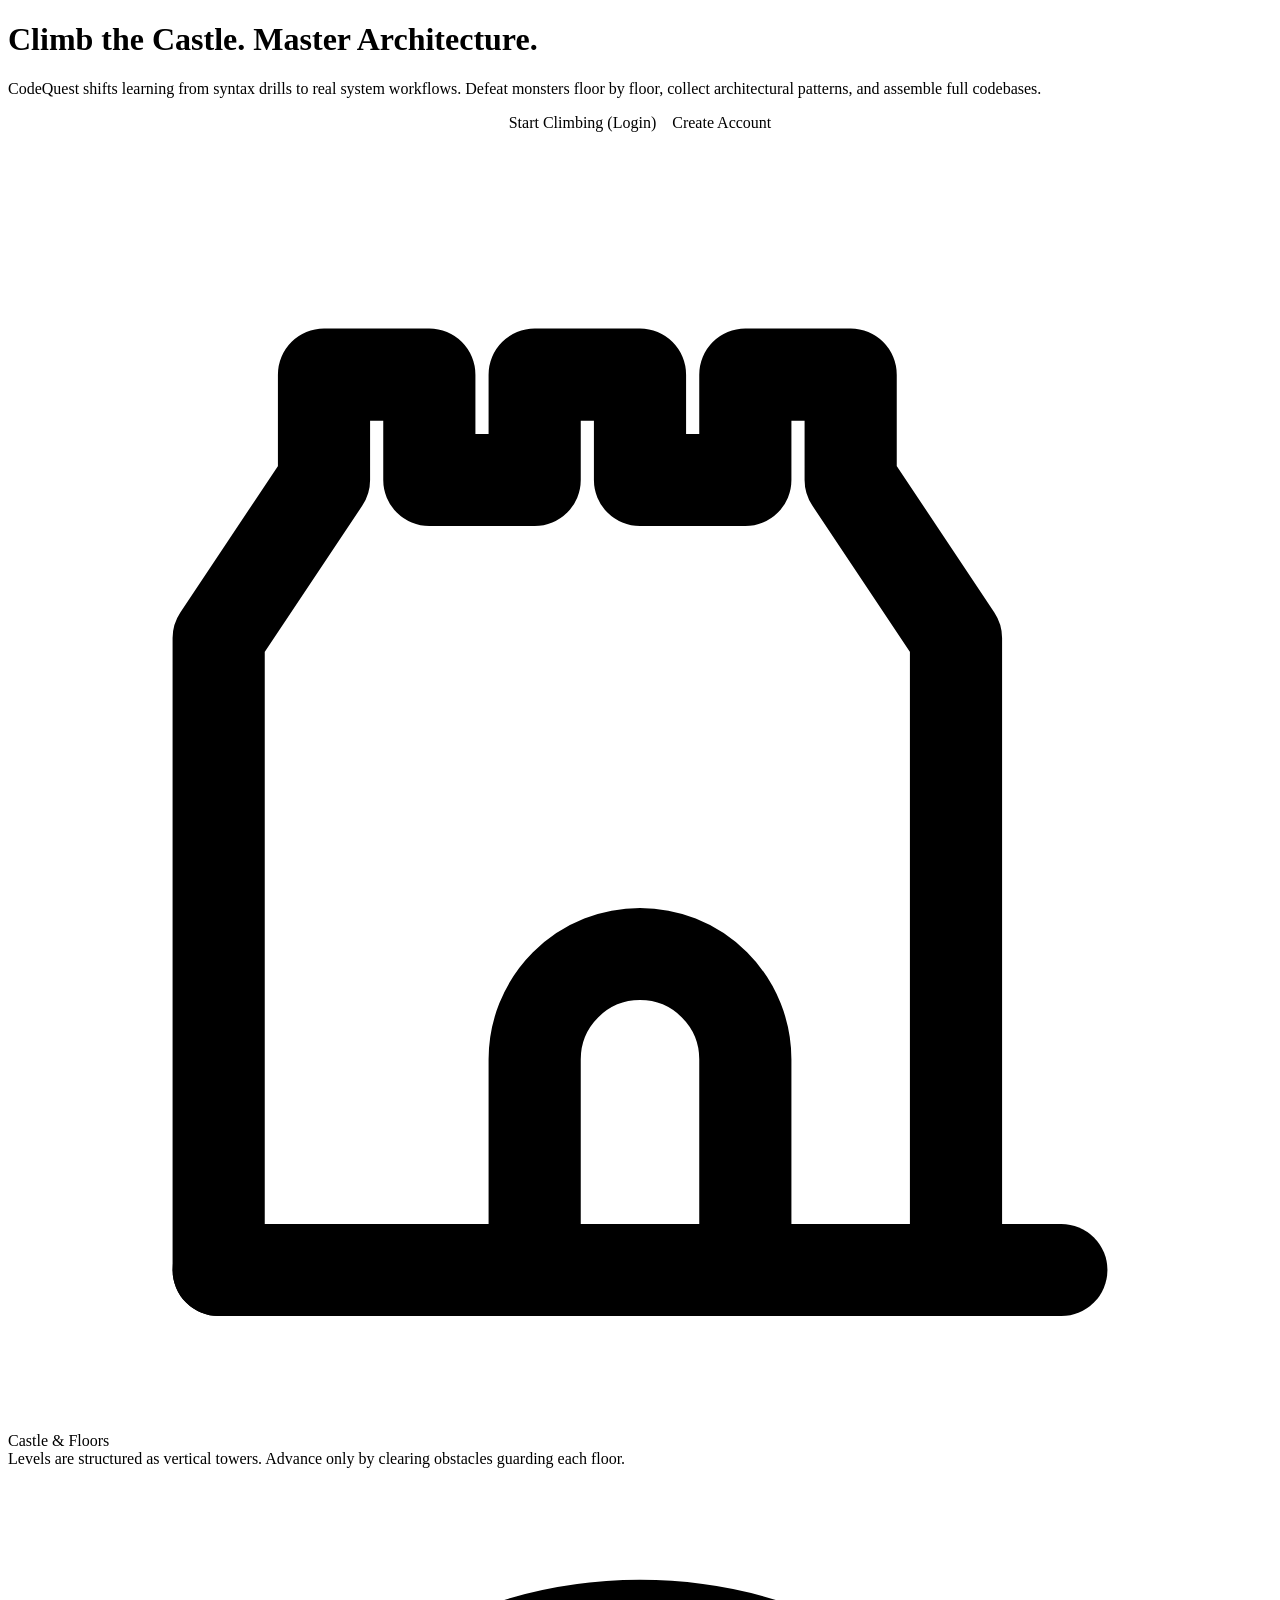
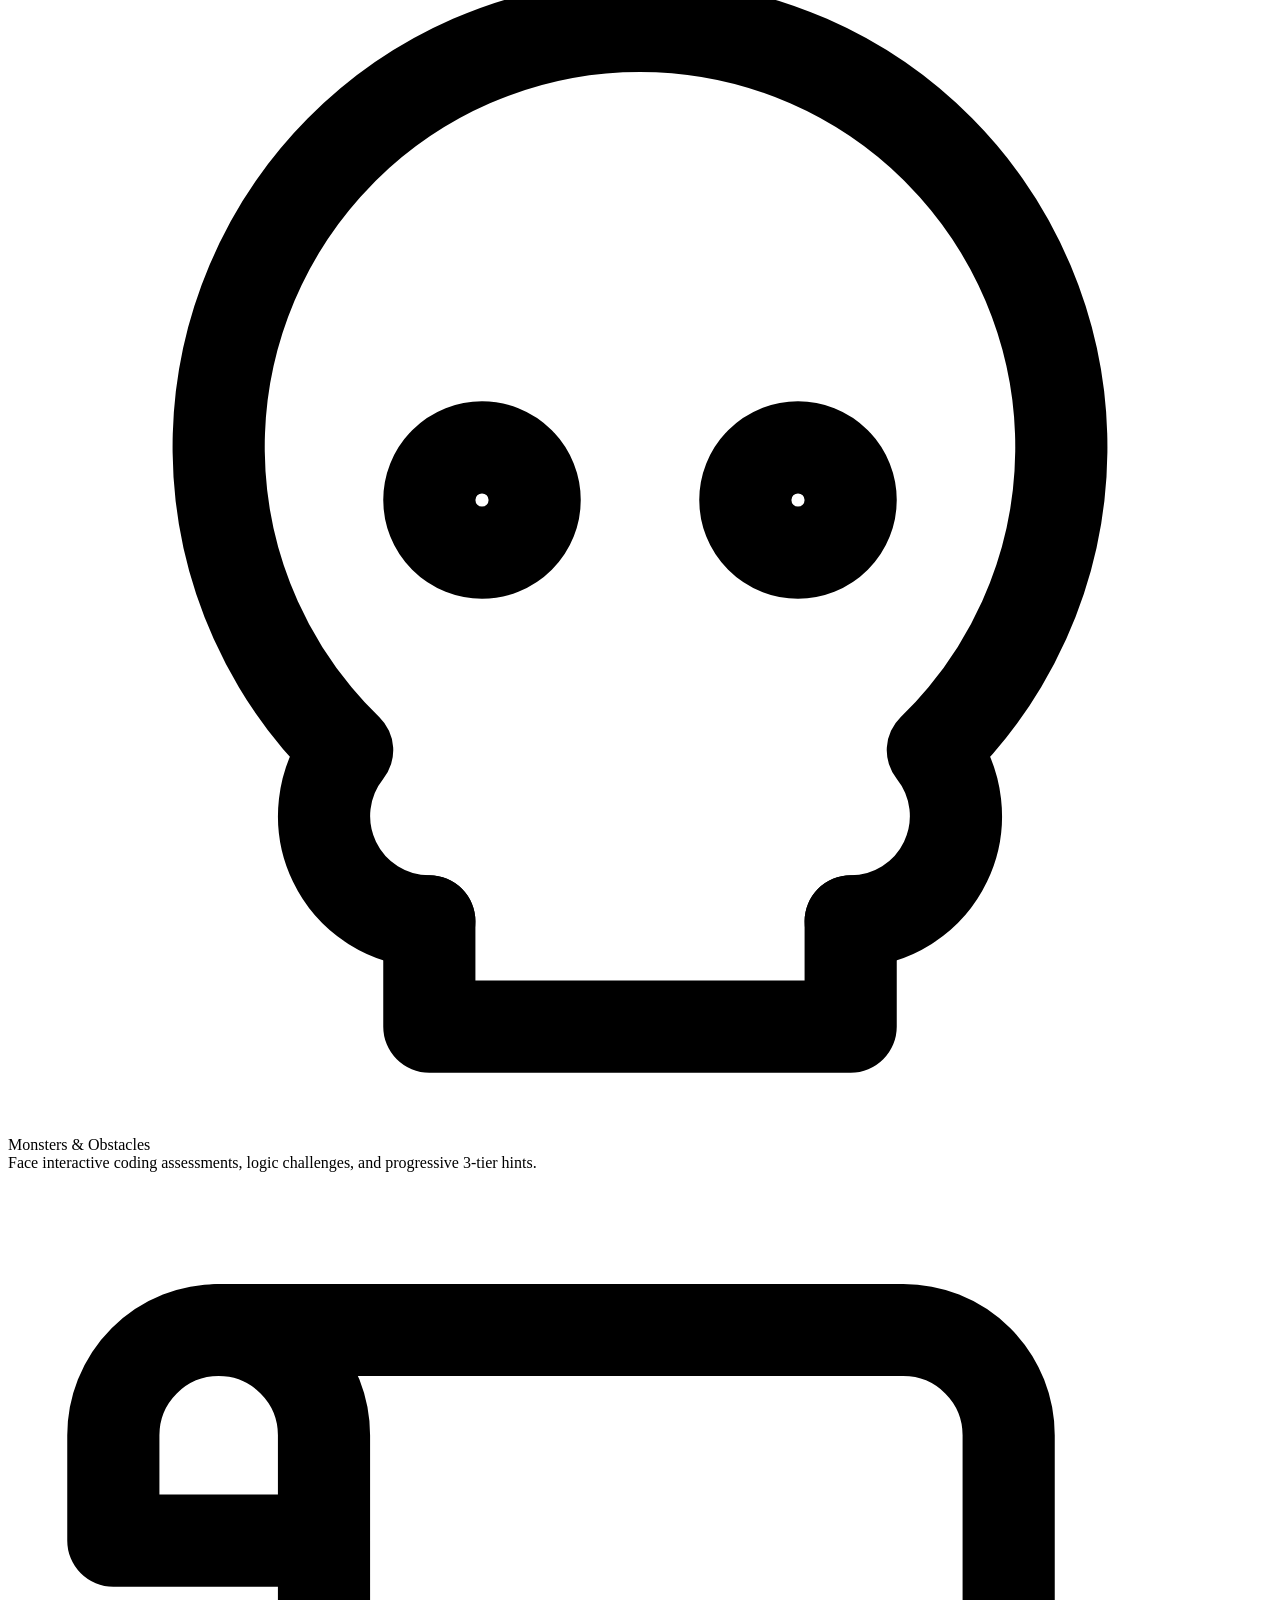
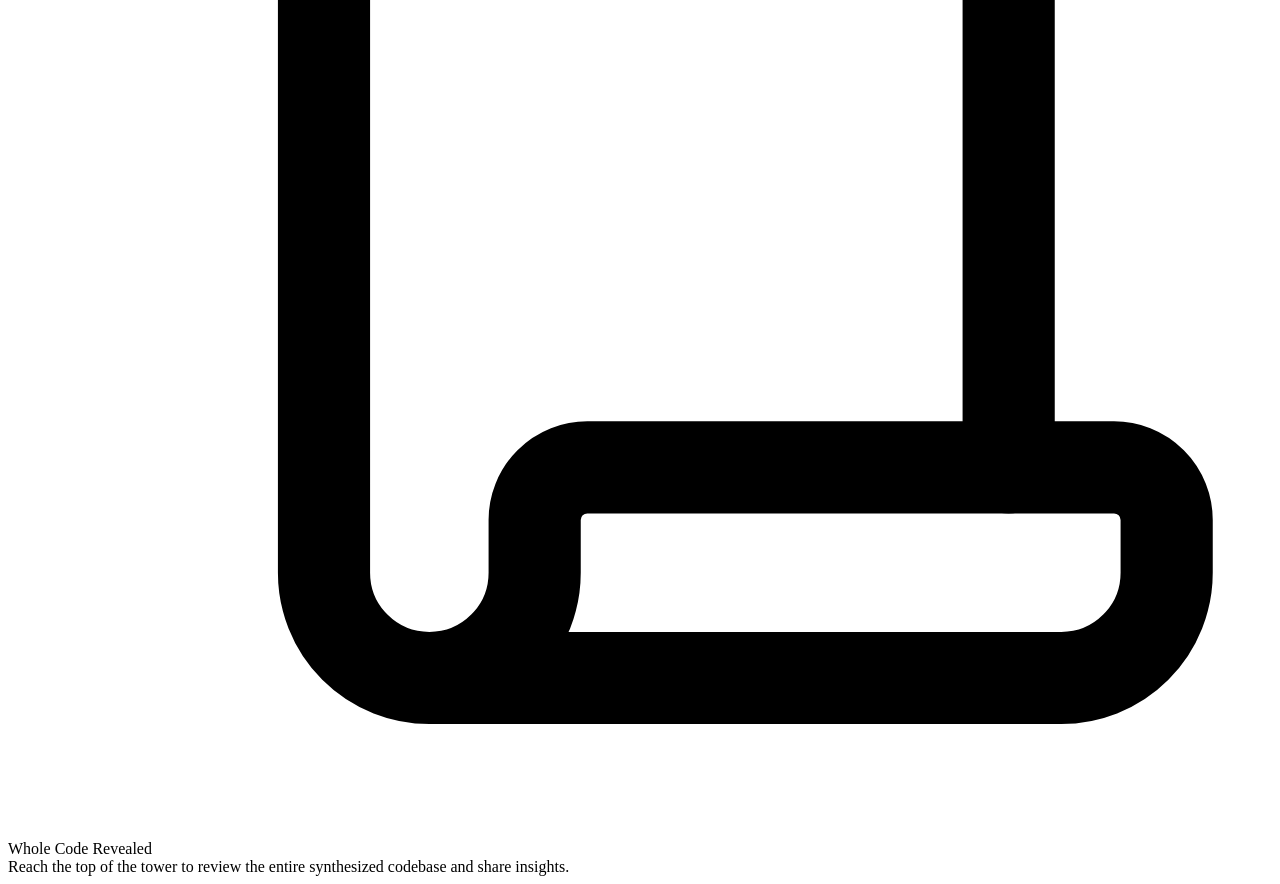
<file: src/main/resources/templates/home/index.html>
<!DOCTYPE html>
<html lang="en" xmlns:th="http://www.thymeleaf.org">
<head th:replace="~{fragments/layout :: htmlHead('Welcome')}"></head>
<body>
    <div th:replace="~{fragments/layout :: navbar}"></div>

    <div class="cq-container">
        <div th:replace="~{fragments/layout :: flashMessages}"></div>

        <div class="cq-hero">
            <h1>Climb the Castle. Master Architecture.</h1>
            <p>CodeQuest shifts learning from syntax drills to real system workflows. Defeat monsters floor by floor, collect architectural patterns, and assemble full codebases.</p>
            <div style="display:flex; justify-content:center; gap:1rem;">
                <a th:href="@{/login}" class="cq-btn cq-btn-primary">Start Climbing (Login)</a>
                <a th:href="@{/register}" class="cq-btn cq-btn-secondary">Create Account</a>
            </div>
        </div>

        <div class="cq-grid" style="margin-top:2rem;">
            <div class="cq-card">
                <div class="cq-card-title">
                    <svg class="cq-icon" viewBox="0 0 24 24" fill="none" stroke="currentColor" stroke-width="1.75" stroke-linecap="round" stroke-linejoin="round" aria-hidden="true">
                        <path d="M4 21V9l2-3V4h2v2h2V4h2v2h2V4h2v2l2 3v12"/>
                        <path d="M4 21h16"/>
                        <path d="M10 21v-4a2 2 0 0 1 4 0v4"/>
                    </svg>
                    Castle &amp; Floors
                </div>
                <div class="cq-card-sub">Levels are structured as vertical towers. Advance only by clearing obstacles guarding each floor.</div>
            </div>
            <div class="cq-card">
                <div class="cq-card-title">
                    <svg class="cq-icon" viewBox="0 0 24 24" fill="none" stroke="currentColor" stroke-width="1.75" stroke-linecap="round" stroke-linejoin="round" aria-hidden="true">
                        <circle cx="9" cy="12" r="1"/>
                        <circle cx="15" cy="12" r="1"/>
                        <path d="M8 20v2h8v-2"/>
                        <path d="M16 20a2 2 0 0 0 1.56-3.25 8 8 0 1 0-11.12 0A2 2 0 0 0 8 20"/>
                    </svg>
                    Monsters &amp; Obstacles
                </div>
                <div class="cq-card-sub">Face interactive coding assessments, logic challenges, and progressive 3-tier hints.</div>
            </div>
            <div class="cq-card">
                <div class="cq-card-title">
                    <svg class="cq-icon" viewBox="0 0 24 24" fill="none" stroke="currentColor" stroke-width="1.75" stroke-linecap="round" stroke-linejoin="round" aria-hidden="true">
                        <path d="M19 17V5a2 2 0 0 0-2-2H4"/>
                        <path d="M8 21h12a2 2 0 0 0 2-2v-1a1 1 0 0 0-1-1H11a1 1 0 0 0-1 1v1a2 2 0 1 1-4 0V5a2 2 0 1 0-4 0v2h4"/>
                    </svg>
                    Whole Code Revealed
                </div>
                <div class="cq-card-sub">Reach the top of the tower to review the entire synthesized codebase and share insights.</div>
            </div>
        </div>
    </div>

    <div th:replace="~{fragments/layout :: footer}"></div>
</body>
</html>
</file>
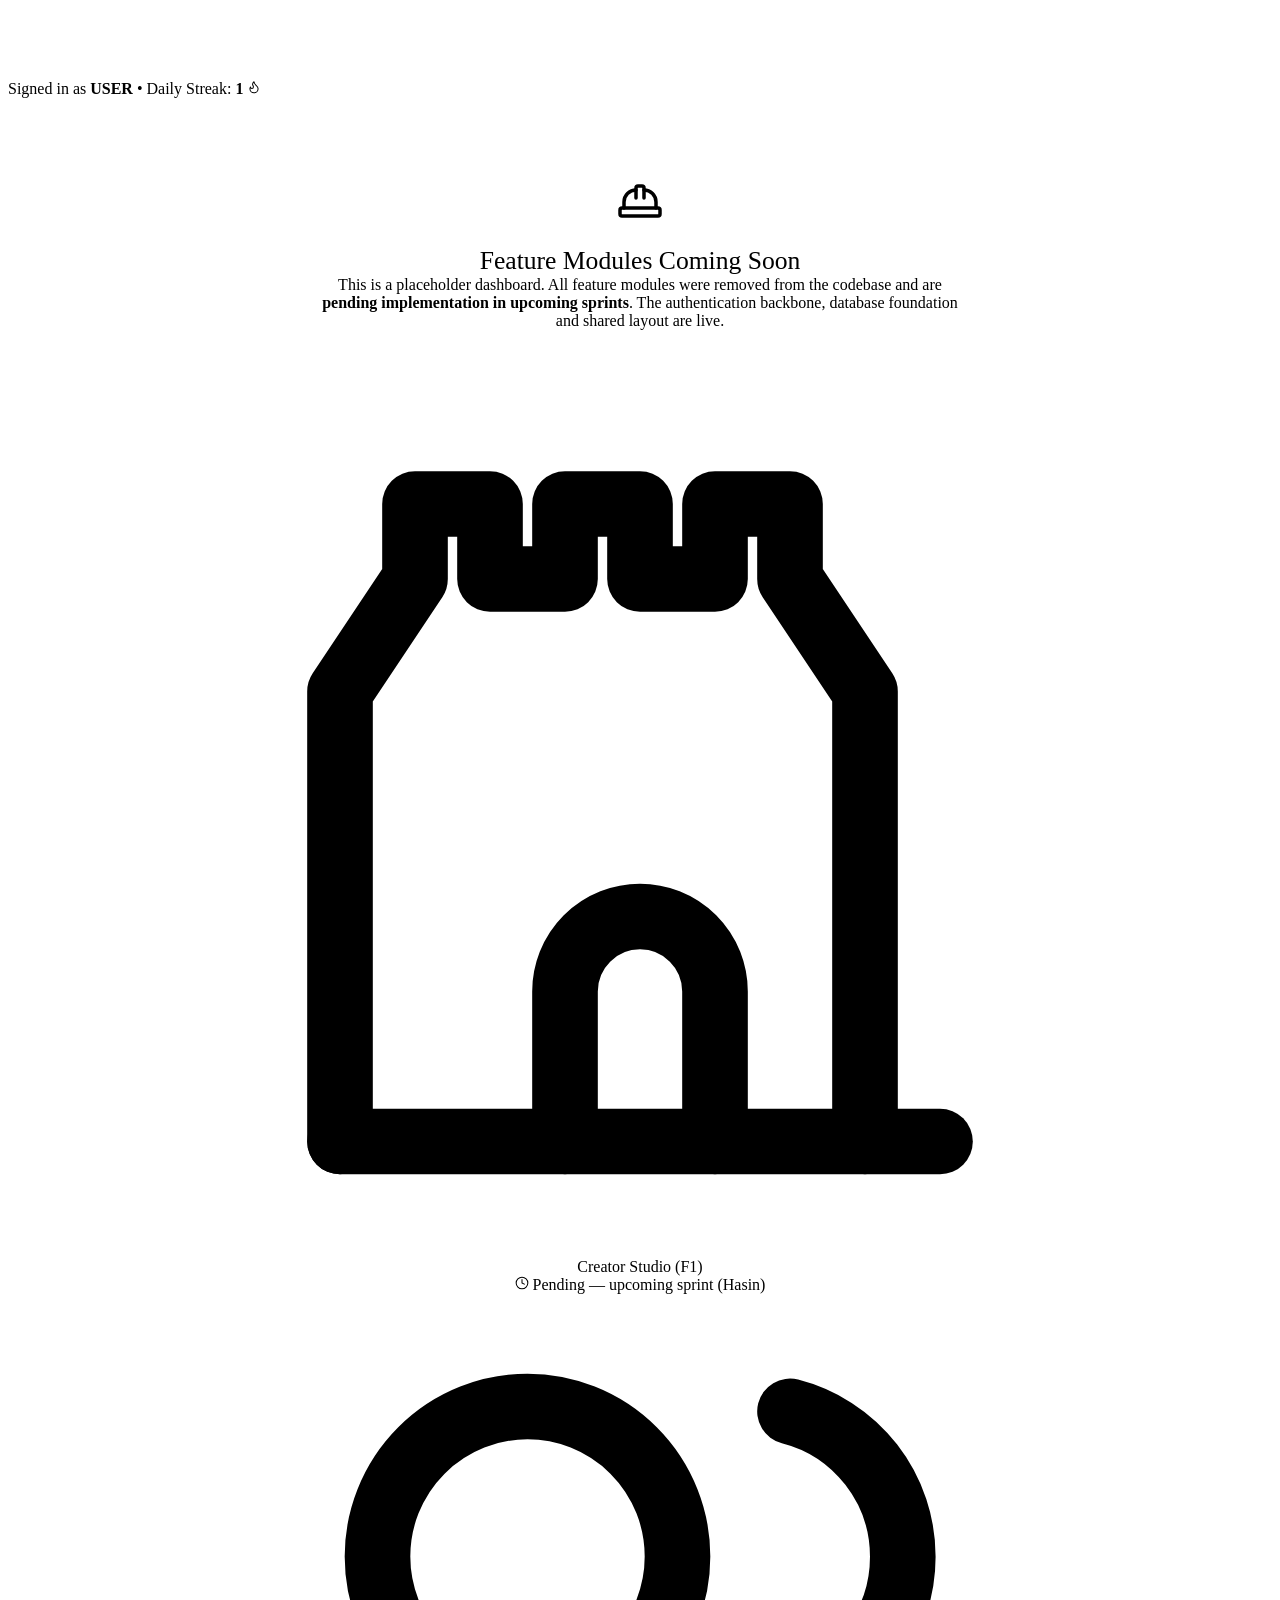
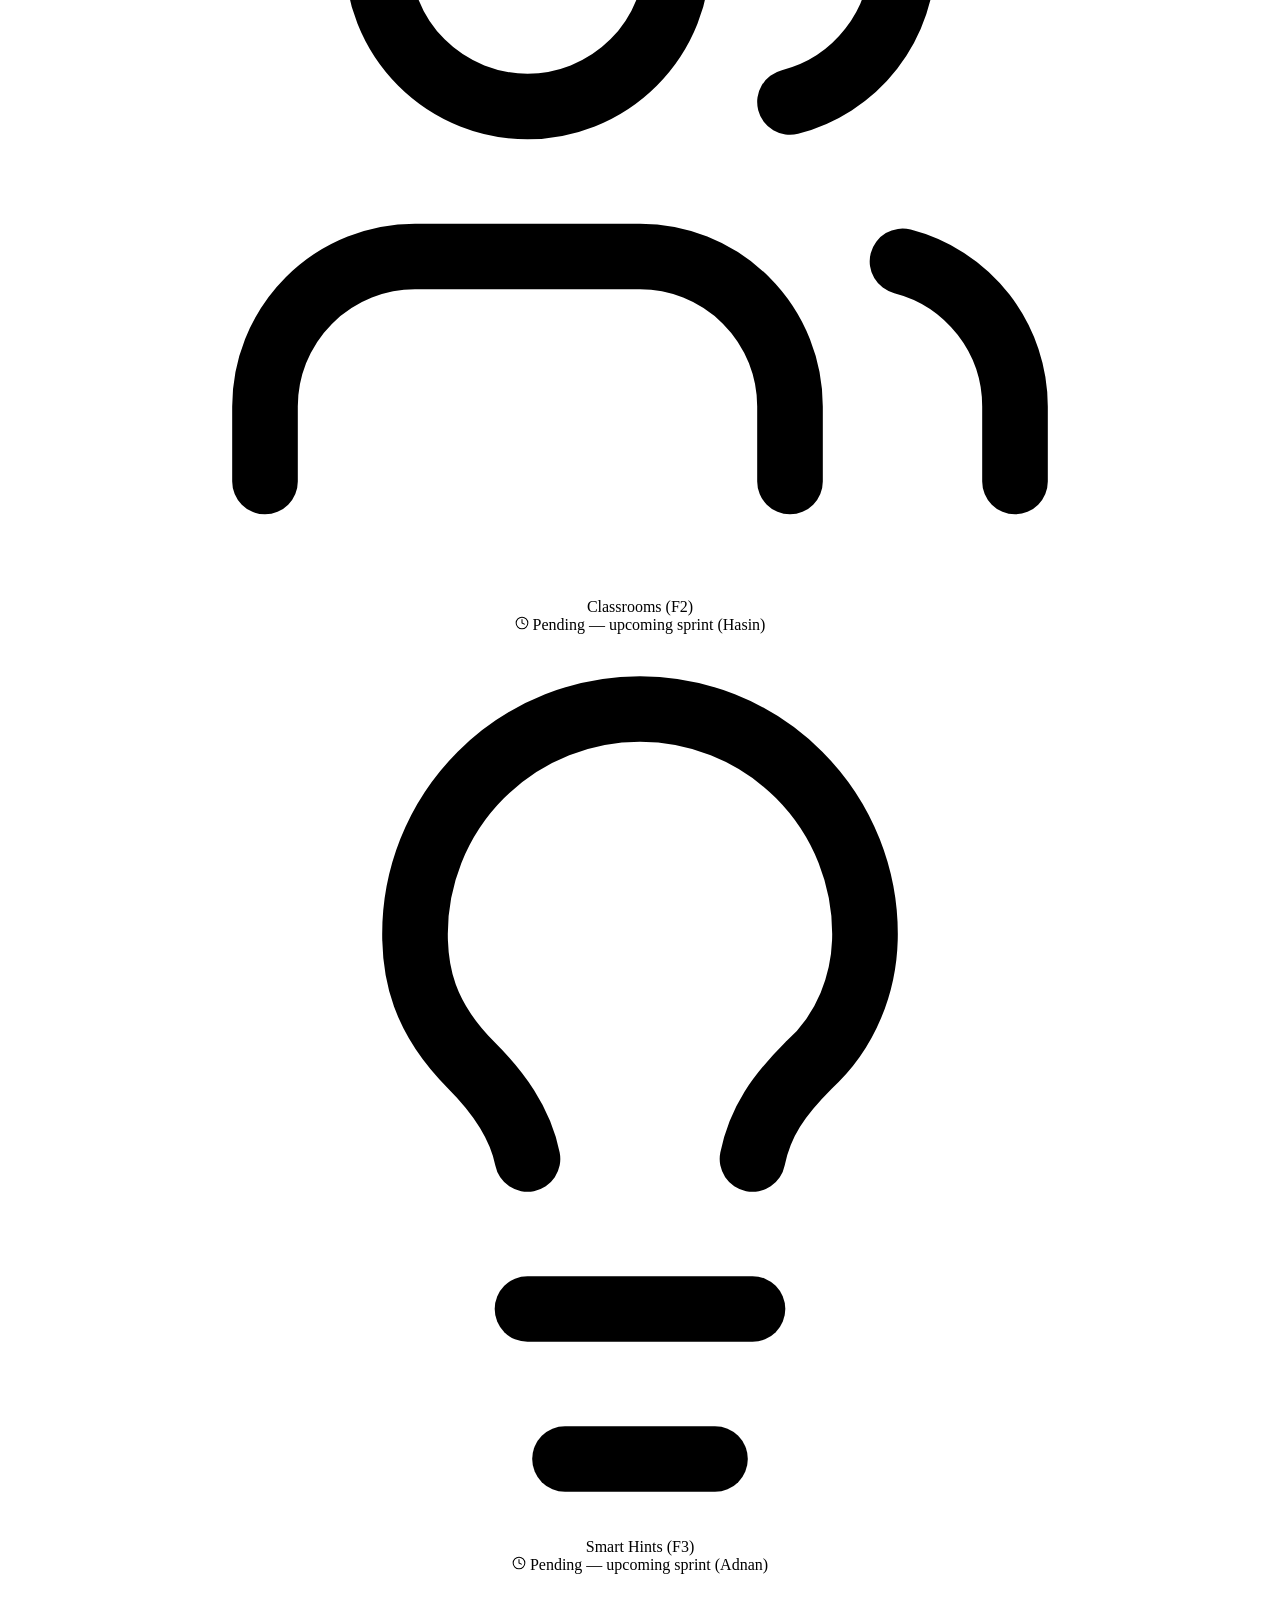
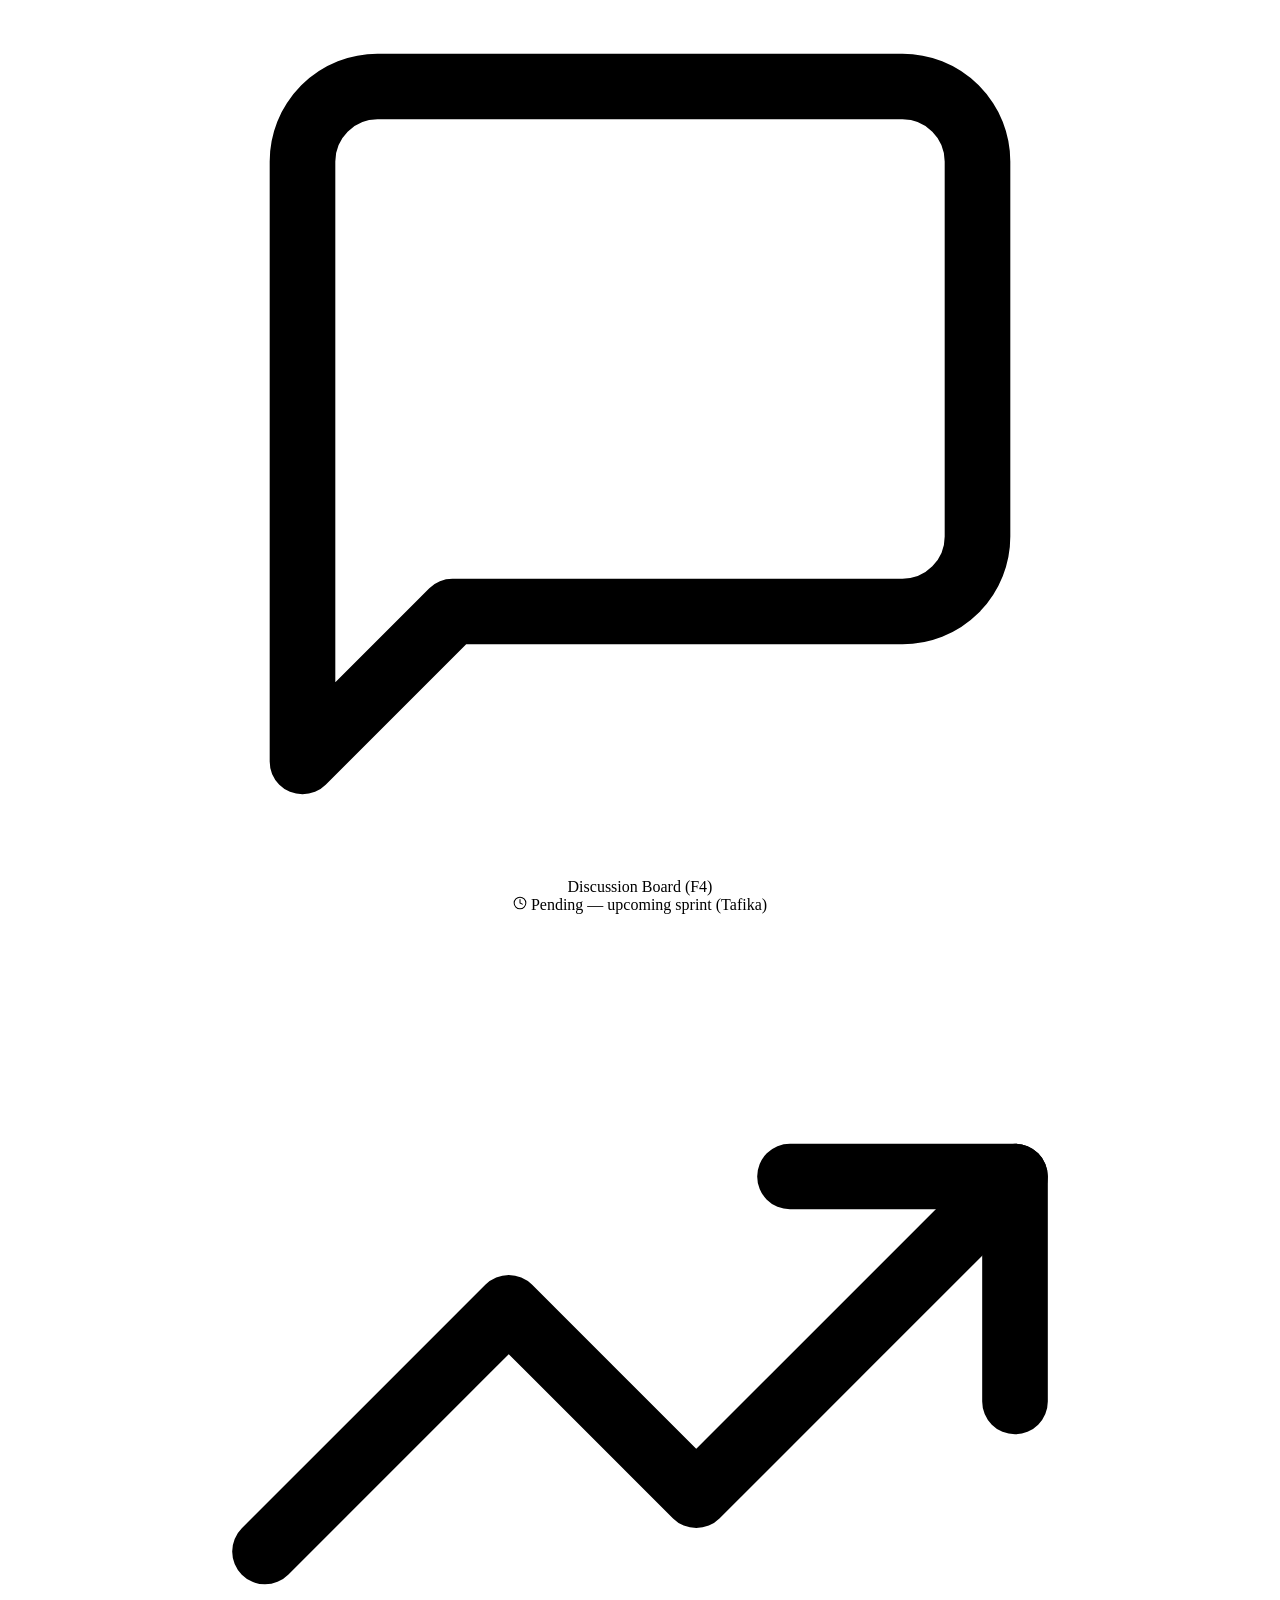
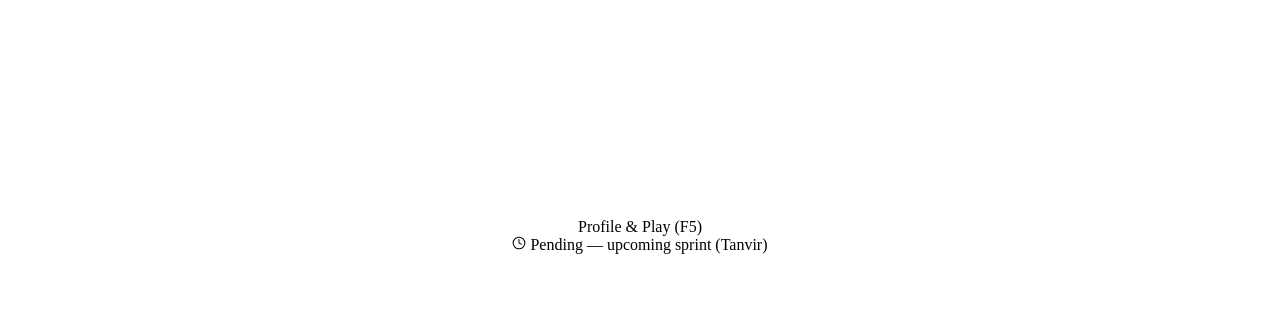
<file: src/main/resources/templates/dashboard.html>
<!DOCTYPE html>
<html lang="en" xmlns:th="http://www.thymeleaf.org">
<head th:replace="~{fragments/layout :: htmlHead('Dashboard')}"></head>
<body>
    <div th:replace="~{fragments/layout :: navbar}"></div>

    <div class="cq-container">
        <div th:replace="~{fragments/layout :: flashMessages}"></div>

        <div style="margin-bottom:2rem;">
            <h1 style="font-size:2rem; font-weight:800; color:#fff;">Welcome, <span th:text="${user != null ? user.name : 'Explorer'}">Explorer</span>!
                <svg class="cq-icon" viewBox="0 0 24 24" width="22" height="22" fill="none" stroke="currentColor" stroke-width="1.75" stroke-linecap="round" stroke-linejoin="round" aria-hidden="true">
                    <path d="M4.5 16.5c-1.5 1.26-2 5-2 5s3.74-.5 5-2c.71-.84.7-2.13-.09-2.91a2.18 2.18 0 0 0-2.91-.09z"/>
                    <path d="m12 15-3-3a22 22 0 0 1 2-3.95A12.88 12.88 0 0 1 22 2c0 2.72-.78 7.5-6 11a22.35 22.35 0 0 1-4 2z"/>
                    <path d="M9 12H4s.55-3.03 1.34-4.5C6.13 6 8 5 10 5a12.9 12.9 0 0 1 3 1"/>
                    <path d="M12 15v4s3.03-.55 4.5-1.34C18 16.87 19 15 19 13a12.9 12.9 0 0 0-1-3"/>
                </svg>
            </h1>
            <p style="color:var(--text-muted);">
                Signed in as <strong th:text="${user != null ? user.role : 'USER'}">USER</strong><span th:if="${user != null}">
                &bull; Daily Streak: <span style="color:var(--accent); font-weight:700;" th:text="${user.loginStreak}">1</span>
                <svg class="cq-icon" viewBox="0 0 24 24" width="14" height="14" fill="none" stroke="currentColor" stroke-width="1.75" stroke-linecap="round" stroke-linejoin="round" aria-hidden="true">
                    <path d="M8.5 14.5A2.5 2.5 0 0 0 11 12c0-1.38-.5-2-1-3-1.072-2.143-.224-4.054 2-6 .5 2.5 2 4.9 4 6.5 2 1.6 3 3.5 3 5.5a7 7 0 1 1-14 0c0-1.153.433-2.294 1-3a2.5 2.5 0 0 0 2.5 2.5z"/>
                </svg></span>
            </p>
        </div>

        <div class="cq-card" style="text-align:center; padding:3rem 2rem;">
            <svg viewBox="0 0 24 24" width="48" height="48" fill="none" stroke="currentColor" stroke-width="1.75" stroke-linecap="round" stroke-linejoin="round" style="color:var(--primary); margin-bottom:1rem;" aria-hidden="true">
                <path d="M2 18a1 1 0 0 0 1 1h18a1 1 0 0 0 1-1v-2a1 1 0 0 0-1-1H3a1 1 0 0 0-1 1Z"/>
                <path d="M10 10V5a1 1 0 0 1 1-1h2a1 1 0 0 1 1 1v5"/>
                <path d="M4 15v-3a6 6 0 0 1 6-6"/>
                <path d="M14 6a6 6 0 0 1 6 6v3"/>
            </svg>
            <div class="cq-card-title" style="font-size:1.6rem;">Feature Modules Coming Soon</div>
            <div class="cq-card-sub" style="max-width:640px; margin:0 auto 1.5rem auto;">
                This is a placeholder dashboard. All feature modules were removed from the
                codebase and are <strong>pending implementation in upcoming sprints</strong>.
                The authentication backbone, database foundation and shared layout are live.
            </div>
            <div class="cq-grid" style="max-width:900px; margin:0 auto;">
                <div class="cq-card">
                    <div class="cq-card-title">
                        <svg class="cq-icon" viewBox="0 0 24 24" fill="none" stroke="currentColor" stroke-width="1.75" stroke-linecap="round" stroke-linejoin="round" aria-hidden="true">
                            <path d="M4 21V9l2-3V4h2v2h2V4h2v2h2V4h2v2l2 3v12"/>
                            <path d="M4 21h16"/>
                            <path d="M10 21v-4a2 2 0 0 1 4 0v4"/>
                        </svg>
                        Creator Studio (F1)
                    </div>
                    <div class="cq-card-sub">
                        <svg class="cq-icon" viewBox="0 0 24 24" width="14" height="14" fill="none" stroke="currentColor" stroke-width="1.75" stroke-linecap="round" stroke-linejoin="round" aria-hidden="true">
                            <circle cx="12" cy="12" r="10"/><polyline points="12 6 12 12 16 14"/>
                        </svg>
                        Pending — upcoming sprint (Hasin)
                    </div>
                </div>
                <div class="cq-card">
                    <div class="cq-card-title">
                        <svg class="cq-icon" viewBox="0 0 24 24" fill="none" stroke="currentColor" stroke-width="1.75" stroke-linecap="round" stroke-linejoin="round" aria-hidden="true">
                            <path d="M16 21v-2a4 4 0 0 0-4-4H6a4 4 0 0 0-4 4v2"/>
                            <circle cx="9" cy="7" r="4"/>
                            <path d="M22 21v-2a4 4 0 0 0-3-3.87"/>
                            <path d="M16 3.13a4 4 0 0 1 0 7.75"/>
                        </svg>
                        Classrooms (F2)
                    </div>
                    <div class="cq-card-sub">
                        <svg class="cq-icon" viewBox="0 0 24 24" width="14" height="14" fill="none" stroke="currentColor" stroke-width="1.75" stroke-linecap="round" stroke-linejoin="round" aria-hidden="true">
                            <circle cx="12" cy="12" r="10"/><polyline points="12 6 12 12 16 14"/>
                        </svg>
                        Pending — upcoming sprint (Hasin)
                    </div>
                </div>
                <div class="cq-card">
                    <div class="cq-card-title">
                        <svg class="cq-icon" viewBox="0 0 24 24" fill="none" stroke="currentColor" stroke-width="1.75" stroke-linecap="round" stroke-linejoin="round" aria-hidden="true">
                            <path d="M15 14c.2-1 .7-1.7 1.5-2.5 1-.9 1.5-2.2 1.5-3.5A6 6 0 0 0 6 8c0 1 .2 2.2 1.5 3.5.7.7 1.3 1.5 1.5 2.5"/>
                            <path d="M9 18h6"/>
                            <path d="M10 22h4"/>
                        </svg>
                        Smart Hints (F3)
                    </div>
                    <div class="cq-card-sub">
                        <svg class="cq-icon" viewBox="0 0 24 24" width="14" height="14" fill="none" stroke="currentColor" stroke-width="1.75" stroke-linecap="round" stroke-linejoin="round" aria-hidden="true">
                            <circle cx="12" cy="12" r="10"/><polyline points="12 6 12 12 16 14"/>
                        </svg>
                        Pending — upcoming sprint (Adnan)
                    </div>
                </div>
                <div class="cq-card">
                    <div class="cq-card-title">
                        <svg class="cq-icon" viewBox="0 0 24 24" fill="none" stroke="currentColor" stroke-width="1.75" stroke-linecap="round" stroke-linejoin="round" aria-hidden="true">
                            <path d="M21 15a2 2 0 0 1-2 2H7l-4 4V5a2 2 0 0 1 2-2h14a2 2 0 0 1 2 2z"/>
                        </svg>
                        Discussion Board (F4)
                    </div>
                    <div class="cq-card-sub">
                        <svg class="cq-icon" viewBox="0 0 24 24" width="14" height="14" fill="none" stroke="currentColor" stroke-width="1.75" stroke-linecap="round" stroke-linejoin="round" aria-hidden="true">
                            <circle cx="12" cy="12" r="10"/><polyline points="12 6 12 12 16 14"/>
                        </svg>
                        Pending — upcoming sprint (Tafika)
                    </div>
                </div>
                <div class="cq-card">
                    <div class="cq-card-title">
                        <svg class="cq-icon" viewBox="0 0 24 24" fill="none" stroke="currentColor" stroke-width="1.75" stroke-linecap="round" stroke-linejoin="round" aria-hidden="true">
                            <polyline points="22 7 13.5 15.5 8.5 10.5 2 17"/>
                            <polyline points="16 7 22 7 22 13"/>
                        </svg>
                        Profile &amp; Play (F5)
                    </div>
                    <div class="cq-card-sub">
                        <svg class="cq-icon" viewBox="0 0 24 24" width="14" height="14" fill="none" stroke="currentColor" stroke-width="1.75" stroke-linecap="round" stroke-linejoin="round" aria-hidden="true">
                            <circle cx="12" cy="12" r="10"/><polyline points="12 6 12 12 16 14"/>
                        </svg>
                        Pending — upcoming sprint (Tanvir)
                    </div>
                </div>
            </div>
        </div>
    </div>

    <div th:replace="~{fragments/layout :: footer}"></div>
</body>
</html>
</file>
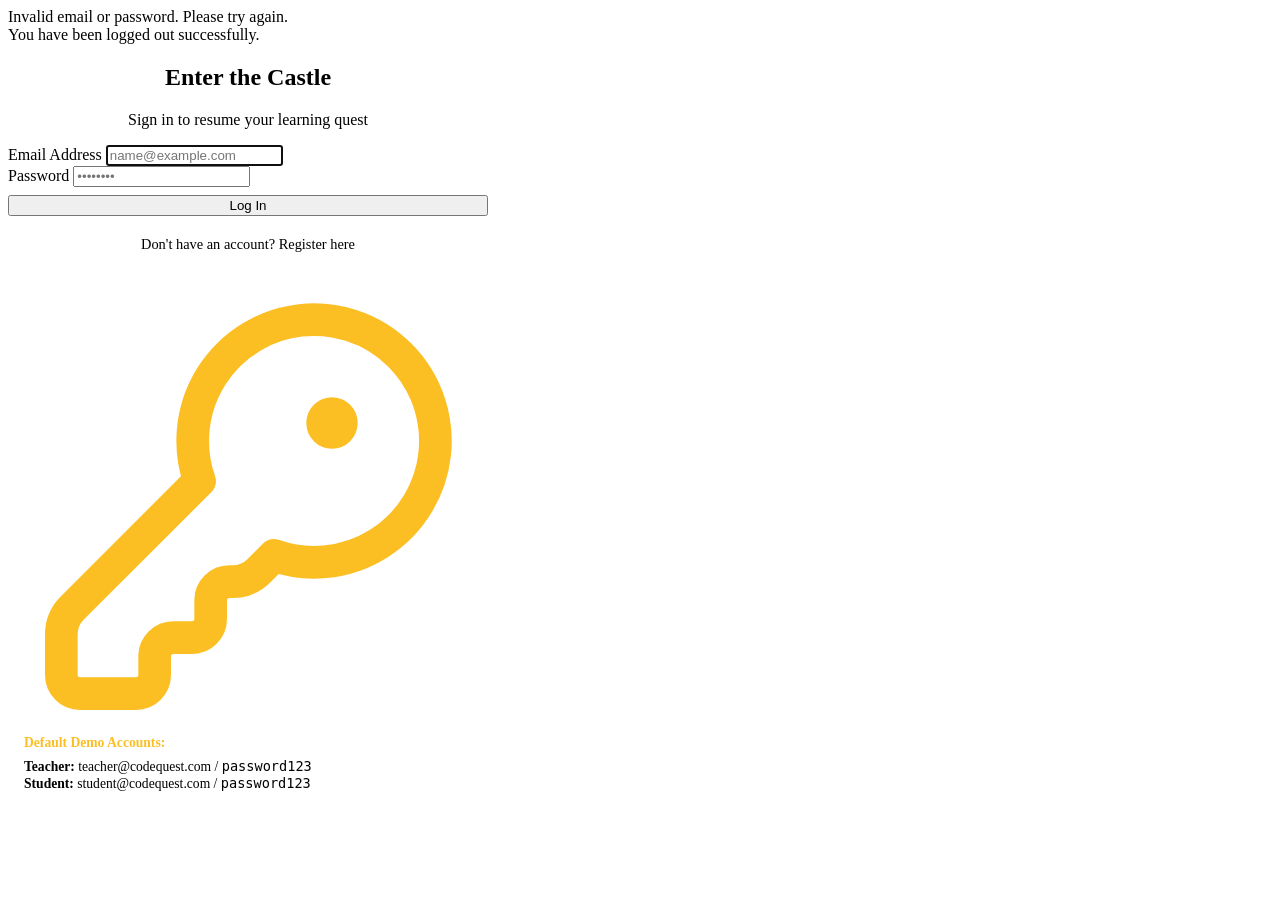
<file: src/main/resources/templates/auth/login.html>
<!DOCTYPE html>
<html lang="en" xmlns:th="http://www.thymeleaf.org">
<head th:replace="~{fragments/layout :: htmlHead('Log In')}"></head>
<body>
    <div th:replace="~{fragments/layout :: navbar}"></div>

    <div class="cq-container" style="max-width: 480px;">
        <div th:replace="~{fragments/layout :: flashMessages}"></div>

        <div th:if="${param.error}" class="cq-alert cq-alert-error">
            Invalid email or password. Please try again.
        </div>
        <div th:if="${param.logout}" class="cq-alert cq-alert-success">
            You have been logged out successfully.
        </div>

        <div class="cq-card">
            <h2 class="cq-card-title" style="text-align:center;">Enter the Castle</h2>
            <p class="cq-card-sub" style="text-align:center;">Sign in to resume your learning quest</p>

            <form th:action="@{/login}" method="post">
                <div class="cq-form-group">
                    <label class="cq-label" for="username">Email Address</label>
                    <input type="email" id="username" name="username" class="cq-input" required autofocus placeholder="name@example.com">
                </div>

                <div class="cq-form-group">
                    <label class="cq-label" for="password">Password</label>
                    <input type="password" id="password" name="password" class="cq-input" required placeholder="••••••••">
                </div>

                <button type="submit" class="cq-btn cq-btn-primary" style="width:100%; margin-top:0.5rem;">Log In</button>
            </form>

            <p style="text-align:center; margin-top:1.25rem; font-size:0.9rem; color:var(--text-muted);">
                Don't have an account? <a th:href="@{/register}" style="color:var(--primary);">Register here</a>
            </p>
        </div>

        <!-- Demo Credentials Helper -->
        <div class="cq-card" style="padding:1rem; font-size:0.85rem; border-color:#374151;">
            <div style="font-weight:700; color:#fbbf24; margin-bottom:0.4rem;">
                <svg class="cq-icon" viewBox="0 0 24 24" fill="none" stroke="currentColor" stroke-width="1.75" stroke-linecap="round" stroke-linejoin="round" aria-hidden="true">
                    <path d="M2.586 17.414A2 2 0 0 0 2 18.828V21a1 1 0 0 0 1 1h3a1 1 0 0 0 1-1v-1a1 1 0 0 1 1-1h1a1 1 0 0 0 1-1v-1a1 1 0 0 1 1-1h.172a2 2 0 0 0 1.414-.586l.814-.814a6.5 6.5 0 1 0-4-4z"/>
                    <circle cx="16.5" cy="7.5" r=".5" fill="currentColor"/>
                </svg>
                Default Demo Accounts:
            </div>
            <div><strong>Teacher:</strong> teacher@codequest.com / <code>password123</code></div>
            <div><strong>Student:</strong> student@codequest.com / <code>password123</code></div>
        </div>
    </div>

    <div th:replace="~{fragments/layout :: footer}"></div>
</body>
</html>
</file>
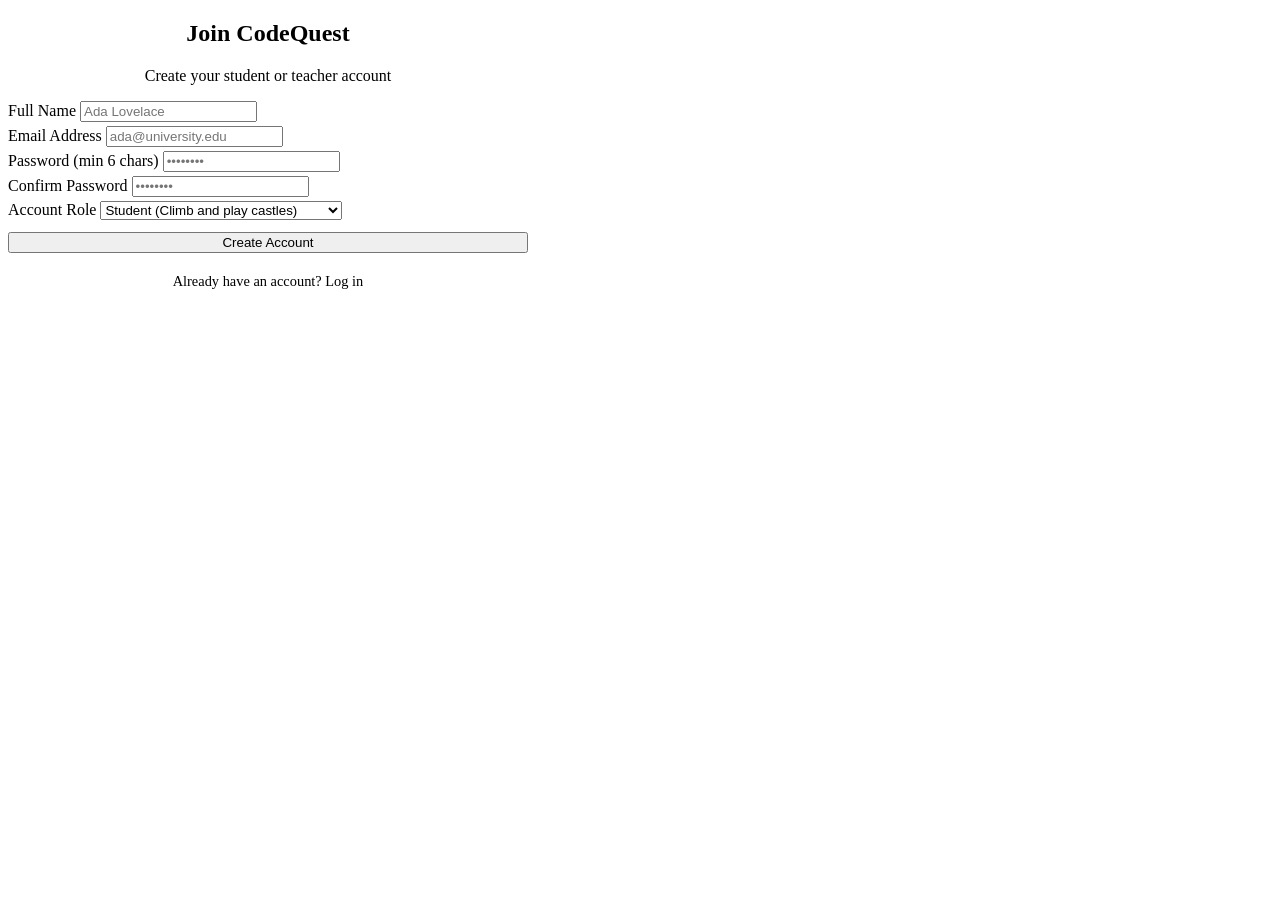
<file: src/main/resources/templates/auth/register.html>
<!DOCTYPE html>
<html lang="en" xmlns:th="http://www.thymeleaf.org">
<head th:replace="~{fragments/layout :: htmlHead('Register')}"></head>
<body>
    <div th:replace="~{fragments/layout :: navbar}"></div>

    <div class="cq-container" style="max-width: 520px;">
        <div th:replace="~{fragments/layout :: flashMessages}"></div>

        <div class="cq-card">
            <h2 class="cq-card-title" style="text-align:center;">Join CodeQuest</h2>
            <p class="cq-card-sub" style="text-align:center;">Create your student or teacher account</p>

            <form th:action="@{/register}" th:object="${registerForm}" method="post">
                <div class="cq-form-group">
                    <label class="cq-label" for="name">Full Name</label>
                    <input type="text" id="name" th:field="*{name}" class="cq-input" required placeholder="Ada Lovelace">
                    <div th:if="${#fields.hasErrors('name')}" th:errors="*{name}" style="color:var(--accent-red); font-size:0.8rem; margin-top:0.25rem;"></div>
                </div>

                <div class="cq-form-group">
                    <label class="cq-label" for="email">Email Address</label>
                    <input type="email" id="email" th:field="*{email}" class="cq-input" required placeholder="ada@university.edu">
                    <div th:if="${#fields.hasErrors('email')}" th:errors="*{email}" style="color:var(--accent-red); font-size:0.8rem; margin-top:0.25rem;"></div>
                </div>

                <div class="cq-form-group">
                    <label class="cq-label" for="password">Password (min 6 chars)</label>
                    <input type="password" id="password" th:field="*{password}" class="cq-input" required placeholder="••••••••">
                    <div th:if="${#fields.hasErrors('password')}" th:errors="*{password}" style="color:var(--accent-red); font-size:0.8rem; margin-top:0.25rem;"></div>
                </div>

                <div class="cq-form-group">
                    <label class="cq-label" for="confirmPassword">Confirm Password</label>
                    <input type="password" id="confirmPassword" th:field="*{confirmPassword}" class="cq-input" required placeholder="••••••••">
                    <div th:if="${#fields.hasErrors('confirmPassword')}" th:errors="*{confirmPassword}" style="color:var(--accent-red); font-size:0.8rem; margin-top:0.25rem;"></div>
                </div>

                <div class="cq-form-group">
                    <label class="cq-label" for="roleSelect">Account Role</label>
                    <select id="roleSelect" th:field="*{role}" class="cq-select" onchange="toggleTeacherCode(this.value)">
                        <option value="STUDENT">Student (Climb and play castles)</option>
                        <option value="TEACHER">Teacher (Create castles and classes)</option>
                    </select>
                    <div th:if="${#fields.hasErrors('role')}" th:errors="*{role}" style="color:var(--accent-red); font-size:0.8rem; margin-top:0.25rem;"></div>
                </div>

                <div class="cq-form-group" id="teacherCodeGroup" style="display:none;">
                    <label class="cq-label" for="teacherCode">Teacher Registration Code (Default: <code>TEACH-2026</code>)</label>
                    <input type="text" id="teacherCode" th:field="*{teacherCode}" class="cq-input" placeholder="Enter teacher code">
                    <div th:if="${#fields.hasErrors('teacherCode')}" th:errors="*{teacherCode}" style="color:var(--accent-red); font-size:0.8rem; margin-top:0.25rem;"></div>
                </div>

                <button type="submit" class="cq-btn cq-btn-primary" style="width:100%; margin-top:0.5rem;">Create Account</button>
            </form>

            <p style="text-align:center; margin-top:1.25rem; font-size:0.9rem; color:var(--text-muted);">
                Already have an account? <a th:href="@{/login}" style="color:var(--primary);">Log in</a>
            </p>
        </div>
    </div>

    <script>
        function toggleTeacherCode(val) {
            const group = document.getElementById('teacherCodeGroup');
            if (val === 'TEACHER') {
                group.style.display = 'block';
            } else {
                group.style.display = 'none';
            }
        }
        document.addEventListener('DOMContentLoaded', function() {
            const select = document.getElementById('roleSelect');
            if (select) toggleTeacherCode(select.value);
        });
    </script>

    <div th:replace="~{fragments/layout :: footer}"></div>
</body>
</html>
</file>
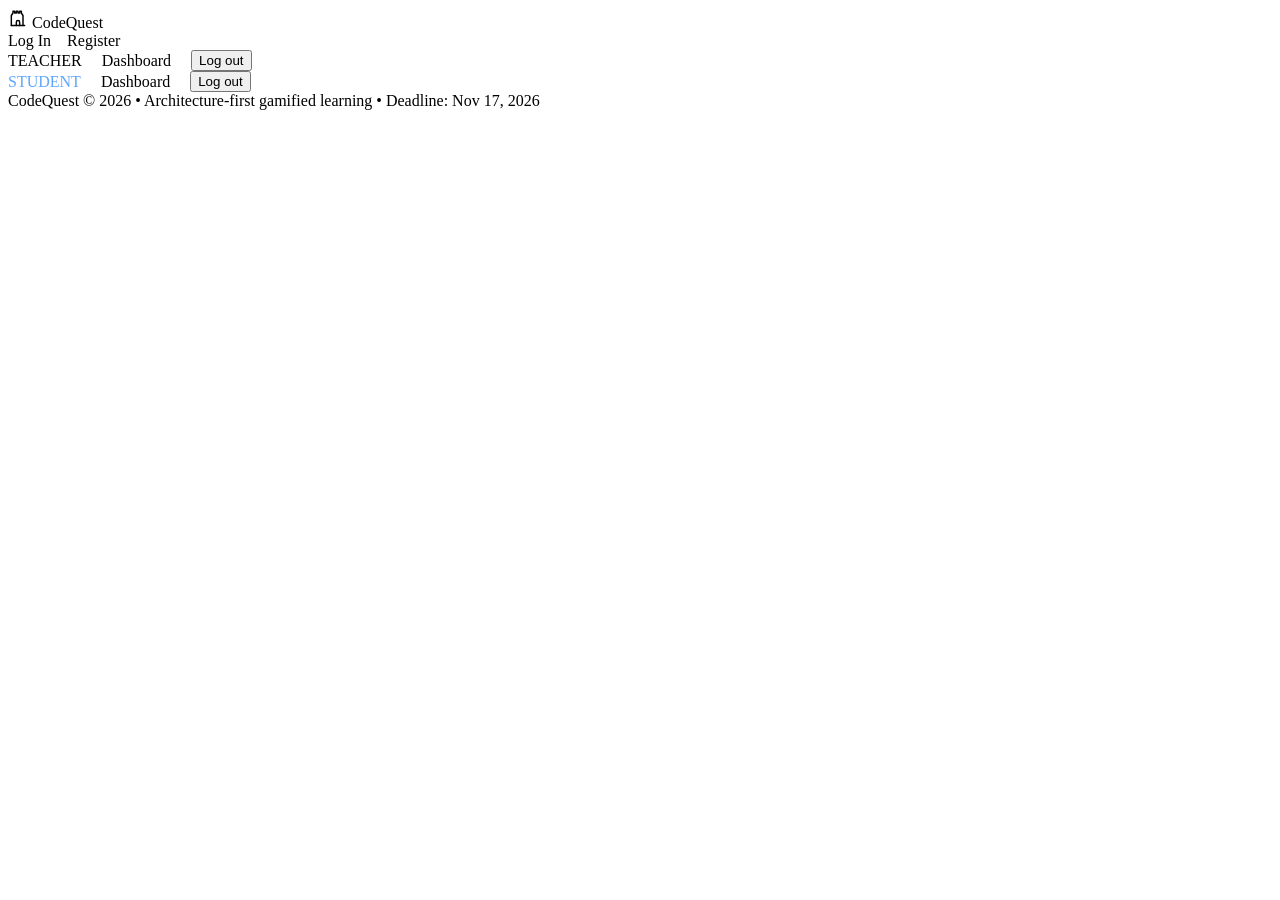
<file: src/main/resources/templates/fragments/layout.html>
<!DOCTYPE html>
<html lang="en" xmlns:th="http://www.thymeleaf.org"
      xmlns:sec="http://www.thymeleaf.org/extras/spring-security">
<head th:fragment="htmlHead(title)">
    <meta charset="UTF-8">
    <meta name="viewport" content="width=device-width, initial-scale=1.0">
    <title th:text="${title} + ' — CodeQuest'">CodeQuest</title>
    <link rel="stylesheet" th:href="@{/css/app.css}">
</head>
<body>

    <!-- Shared Navigation Bar -->
    <nav th:fragment="navbar" class="cq-navbar">
        <a th:href="@{/}" class="cq-brand">
            <svg class="cq-icon" viewBox="0 0 24 24" width="20" height="20" fill="none" stroke="currentColor" stroke-width="1.75" stroke-linecap="round" stroke-linejoin="round" aria-hidden="true">
                <path d="M4 21V9l2-3V4h2v2h2V4h2v2h2V4h2v2l2 3v12"/>
                <path d="M4 21h16"/>
                <path d="M10 21v-4a2 2 0 0 1 4 0v4"/>
            </svg>
            <span>Code</span>Quest
        </a>

        <div class="cq-nav-links">
            <!-- Unauthenticated -->
            <div sec:authorize="isAnonymous()" style="display:flex; gap:1rem; align-items:center;">
                <a th:href="@{/login}" class="cq-nav-link">Log In</a>
                <a th:href="@{/register}" class="cq-btn cq-btn-primary cq-btn-sm">Register</a>
            </div>

            <!-- Teacher links -->
            <div sec:authorize="hasAuthority('ROLE_TEACHER')" style="display:flex; gap:1.25rem; align-items:center;">
                <span class="cq-user-badge">TEACHER</span>
                <a th:href="@{/dashboard}" class="cq-nav-link">Dashboard</a>
                <form th:action="@{/logout}" method="post" style="display:inline;">
                    <button type="submit" class="cq-btn cq-btn-secondary cq-btn-sm">Log out</button>
                </form>
            </div>

            <!-- Student links -->
            <div sec:authorize="hasAuthority('ROLE_STUDENT')" style="display:flex; gap:1.25rem; align-items:center;">
                <span class="cq-user-badge" style="color:#60a5fa;">STUDENT</span>
                <a th:href="@{/dashboard}" class="cq-nav-link">Dashboard</a>
                <form th:action="@{/logout}" method="post" style="display:inline;">
                    <button type="submit" class="cq-btn cq-btn-secondary cq-btn-sm">Log out</button>
                </form>
            </div>
        </div>
    </nav>

    <!-- Flash message banners -->
    <div th:fragment="flashMessages" th:remove="tag">
        <div th:if="${successMessage}" class="cq-alert cq-alert-success" th:text="${successMessage}"></div>
        <div th:if="${errorMessage}" class="cq-alert cq-alert-error" th:text="${errorMessage}"></div>
    </div>

    <!-- Shared Footer -->
    <footer th:fragment="footer" class="cq-footer">
        CodeQuest &copy; 2026 &bull; Architecture-first gamified learning &bull; Deadline: Nov 17, 2026
    </footer>

</body>
</html>
</file>
